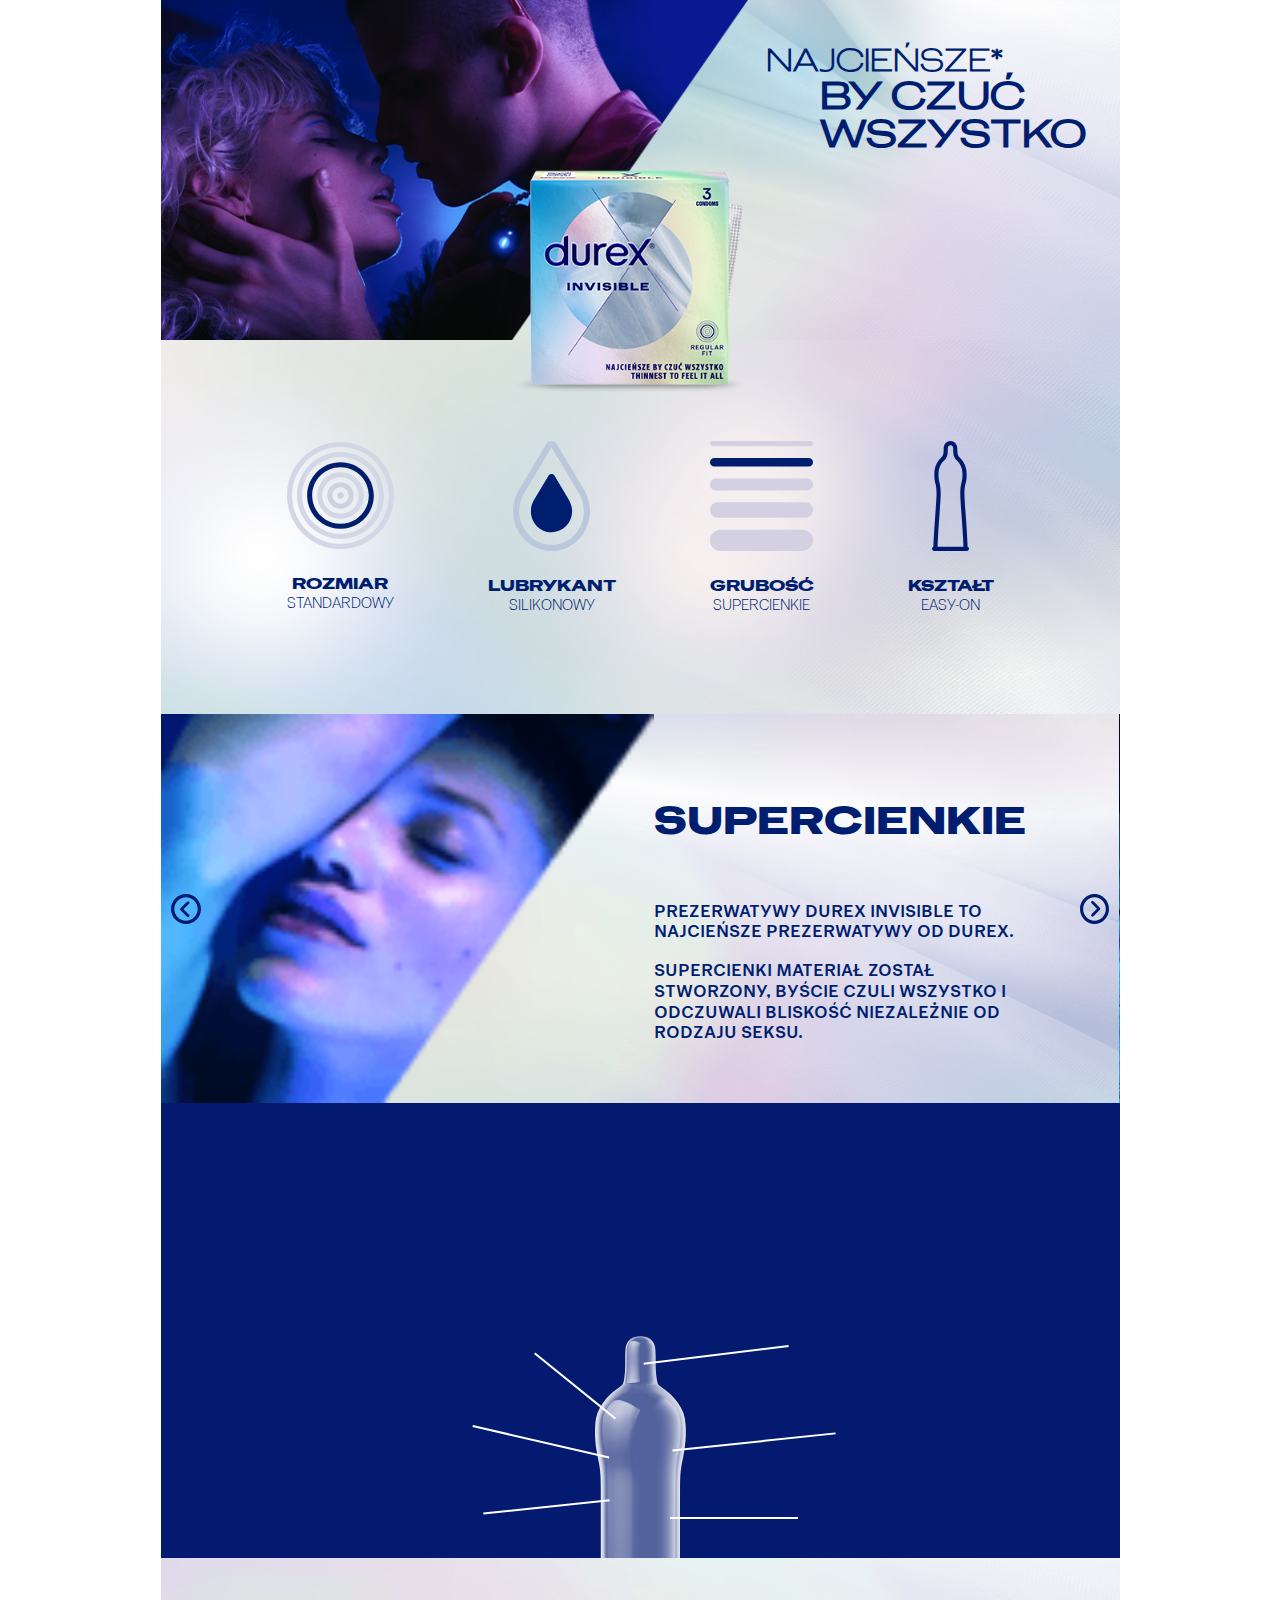
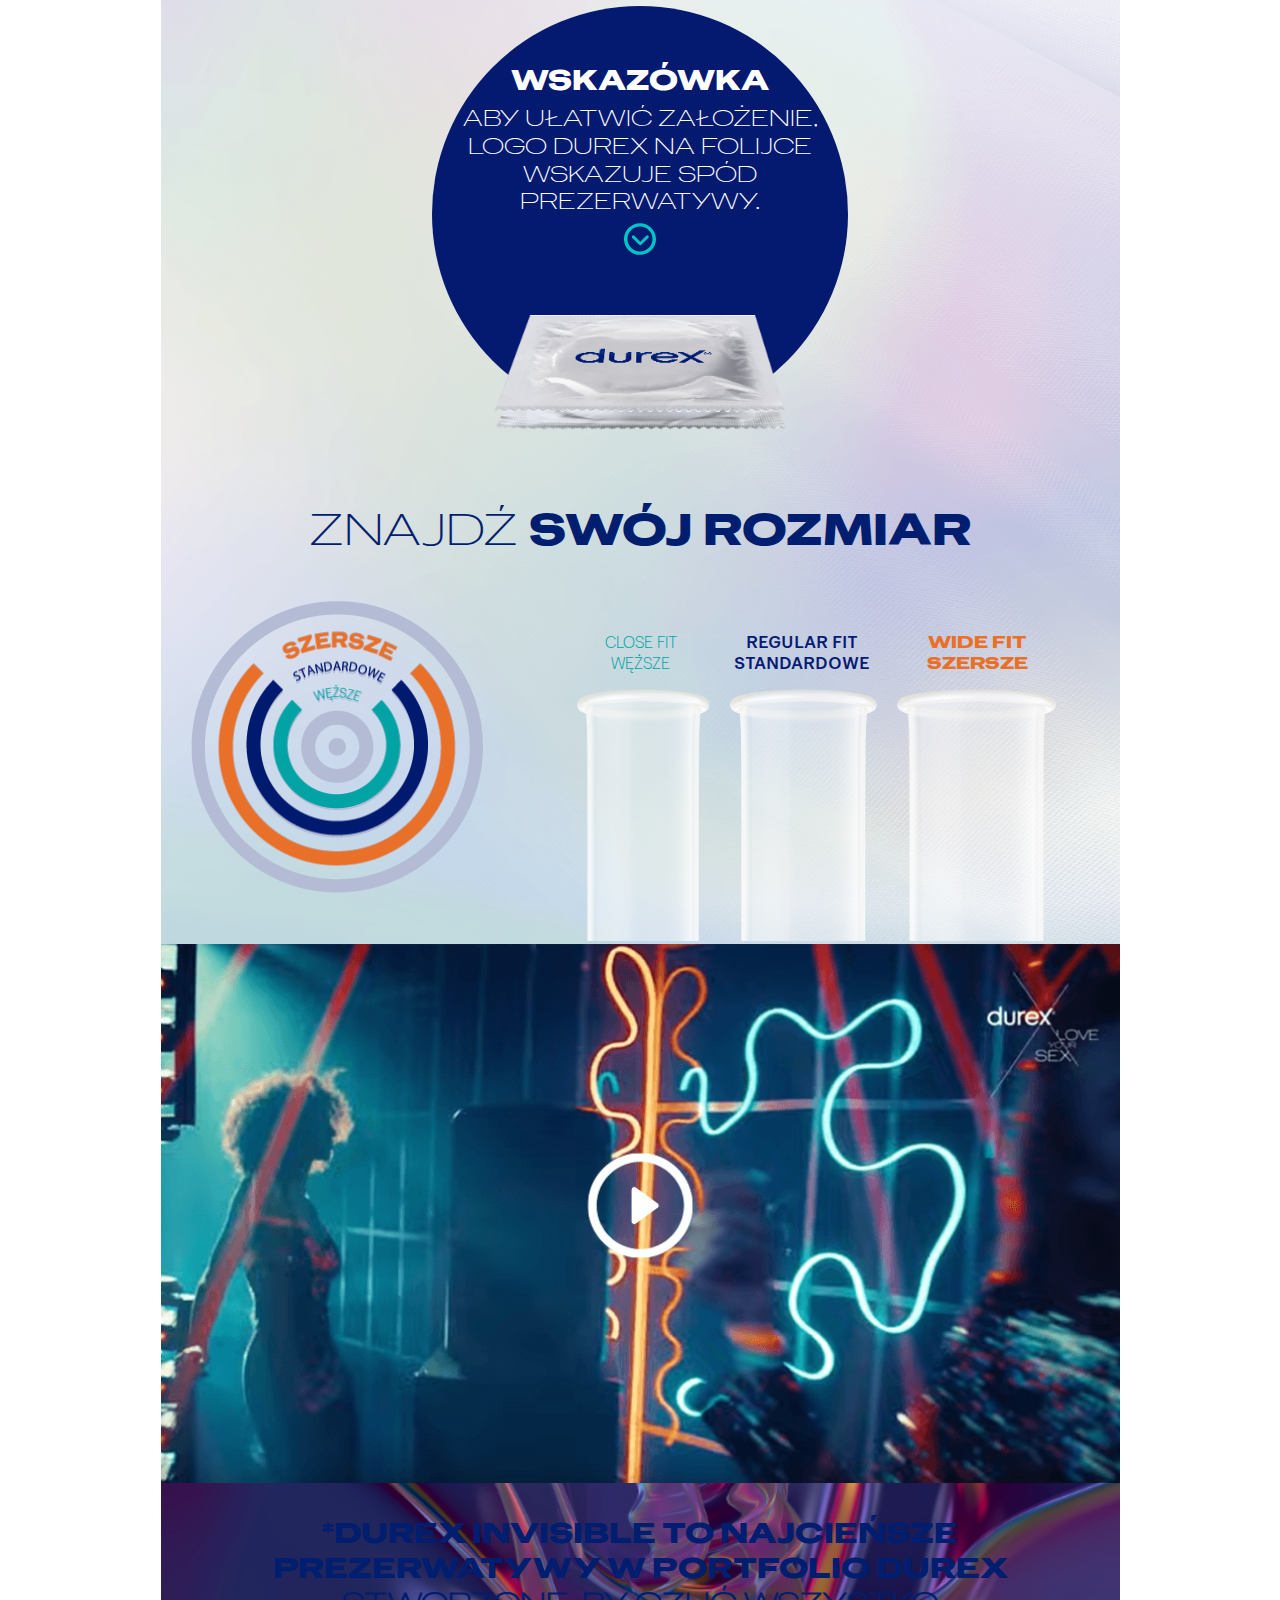
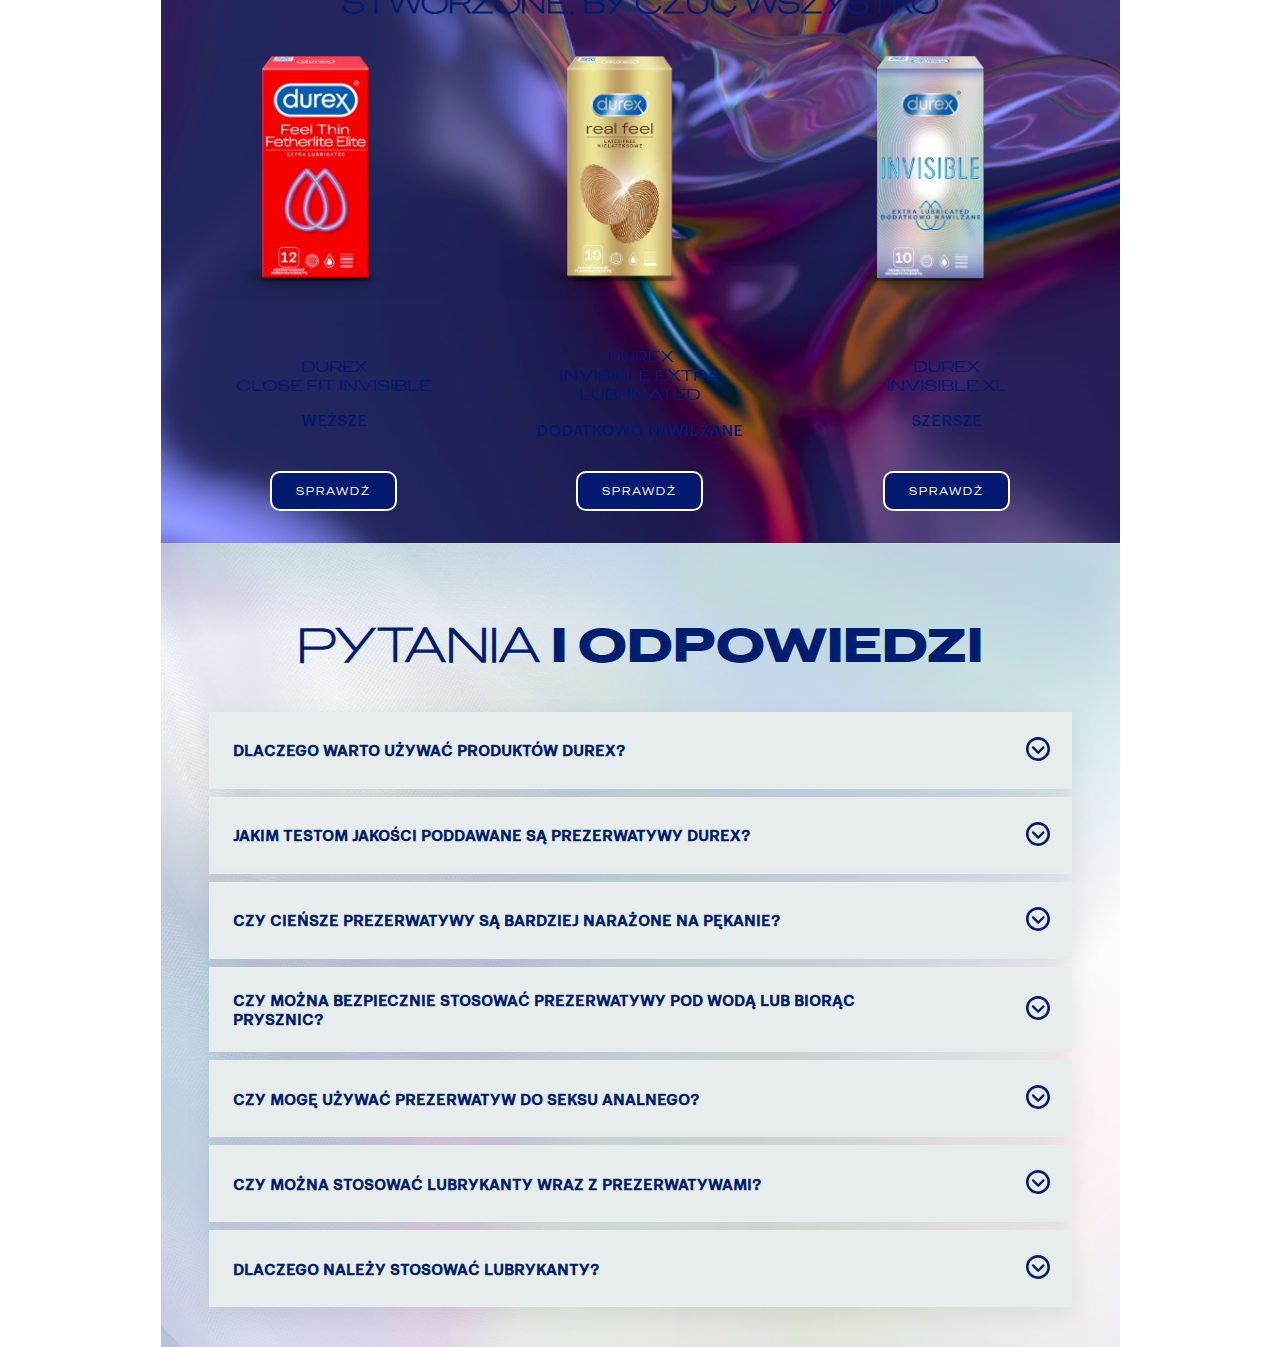
<file: index.html>
<!DOCTYPE html>
<html lang="pl">

<head>
  <meta charset="UTF-8" />
  <meta name="viewport" content="width=device-width, initial-scale=1.0" />
  <title>Durex</title>

  <!-- styles -->
  <link rel="stylesheet" type="text/css" href="/assets/styles/style.css" />
</head>

<body>
  <div class="es-durex" id="es-durex">
    <section class="es-kv">

      <div class="es-kv__container">
        <div class="es-kv__content">

          <h2 class="es-kv__title">

            <span class="es-kv__title--second">najcieńsze*<br />
            </span>
            by czuć wszystko
          </h2>
        </div>
        <div class="es-kv__packshot">
          <img src="/assets/img/packshot.png" alt="" class="es-kv__img es-kv__img-packshot" />
          <img src="/assets/img/durex.png" alt="" class="es-kv__img es-kv__img-durex" />
        </div>
      </div>
      <div class="es-kv__photo">
        <img src="/assets/img/photo.png" alt="" class="es-kv__img es-kv__img-photo" />
      </div>
    </section>

    <section class="es-features">
      <div class="es-features__container">
        <div class="es-features__feature es-feature">
          <div class="es-feature__icon">
            <img src="./assets/img/icon-1.svg" alt="" class="es-feature__img" />
          </div>
          <p class="es-feature__text"><strong class="es-feature__text--bold">rozmiar</strong> standardowy</p>
        </div>
        <div class="es-features__feature">
          <div class="es-feature__icon">
            <img src="./assets/img/icon-2.svg" alt="" class="es-feature__img" />
          </div>
          <p class="es-feature__text"><strong class="es-feature__text--bold">lubrykant</strong> silikonowy</p>
        </div>
        <div class="es-features__feature">
          <div class="es-feature__icon">
            <img src="./assets/img/icon-3.svg" alt="" class="es-feature__img" />
          </div>
          <p class="es-feature__text"><strong class="es-feature__text--bold">grubość</strong> supercienkie</p>
        </div>
        <div class="es-features__feature">
          <div class="es-feature__icon">
            <img src="./assets/img/icon-4.svg" alt="" class="es-feature__img" />
          </div>
          <p class="es-feature__text"><strong class="es-feature__text--bold">kształt</strong> easy-on</p>
        </div>

      </div>
    </section>

    <section class="es-slider">
      <div class="es-carousel-container">
        <div class="es-carousel">
          <div class="es-slide">
            <img class="es-slide__img" src="/assets/img/slide-1.png" alt="Slide 1">
            <div class="es-slide__container">
              <p class="es-slide__title">Supercienkie</p>
              <div class="es-slide__text-container">
                <p class="es-slide__text">Prezerwatywy durex invisible to najcieńsze prezerwatywy od durex.</p>
                <p class="es-slide__text">Supercienki materiał został stworzony, byście czuli wszystko i odczuwali
                  bliskość niezależnie od rodzaju seksu.</p>
              </div>
            </div>

          </div>
          <div class="es-slide">
            <img class="es-slide__img" src="/assets/img/slide-2.png" alt="Slide 2">
            <div class="es-slide__container">
              <p class="es-slide__title">Wysokiej jakości</p>
              <div class="es-slide__text-container">
                <p class="es-slide__text">Każda z prezerwatyw jest w 100% testowana elektronicznie. Każda seria
                  przechodzi 5 testów jakości.</p>

              </div>
            </div>
          </div>
          <div class="es-slide">
            <img class="es-slide__img" src="/assets/img/slide-3.png" alt="Slide 3">
            <div class="es-slide__container">
              <p class="es-slide__title">Numer 1 na świecie*</p>
              <div class="es-slide__text-container">
                <p class="es-slide__text">Durex posiada ponad 90-letnie doświadczenie w zakresie produkcji prezerwatyw.
                  Dlatego nie dziwi fakt, że Durex jest wiodącym producentem prezerwatyw na świecie.</p>
                <p class="es-slide__text--smaller">* na podstawie danych sprzedażowych</p>
              </div>
            </div>
          </div>
        </div>
        <div class="es-carousel-arrows">
          <button class="es-prev-arrow"><img src="/assets/img/arrow.svg"></button>
          <button class="es-next-arrow"><img src="/assets/img/arrow.svg"></button>
        </div>
      </div>
    </section>

    <section class="es-benefits">
      <div class="es-benefits__content">

        <h3 class="es-benefits__title">Aby Twój seks był <span
            class="es-benefits__title--strong">satysfakcjonujący</span></h3>

      </div>

      <div class="es-benefits__container">
        <img src="./assets/img/benefits-condom.png" alt="" class="es-benefits__img">
        <p class="es-benefits__benefit">gładkie</p>
        <div class="es-line es-line--1">&nbsp;</div>
        <p class="es-benefits__benefit">pokryte lubrykantem</p>
        <div class="es-line es-line--2">&nbsp;</div>
        <p class="es-benefits__benefit es-benefits__benefit--3">przyjemniejszy zapach</p>
        <div class="es-line es-line--3">&nbsp;</div>
        <p class="es-benefits__benefit es-benefits__benefit--4">zakończone zbiorniczkiem</p>
        <div class="es-line es-line--4">&nbsp;</div>
        <p class="es-benefits__benefit es-benefits__benefit--5">przezroczyste</p>
        <div class="es-line es-line--5">&nbsp;</div>
        <p class="es-benefits__benefit es-benefits__benefit--6">anatomiczny kształt easy-on</p>
        <div class="es-line es-line--6">&nbsp;</div>
      </div>
    </section>

    <section class="es-info">
      <div class="es-tip">
        <p class="es-tip__title">Wskazówka</p>
        <p class="es-tip__text">Aby ułatwić założenie, logo Durex na folijce wskazuje spód prezerwatywy.</p>

        <svg class="es-tip__arrow" id="Layer_2" data-name="Layer 2" xmlns="http://www.w3.org/2000/svg"
          viewBox="0 0 64.47 64.99">
          <g id="Type">
            <path
              d="m32.23,0C14.43,0,0,14.55,0,32.5s14.43,32.5,32.23,32.5,32.23-14.55,32.23-32.5S50.04,0,32.23,0Zm0,57.97c-13.95,0-25.26-11.4-25.26-25.47S18.28,7.03,32.23,7.03s25.26,11.4,25.26,25.47-11.31,25.47-25.26,25.47Z"
              style="fill: #00c5c7; stroke-width: 0px;" />
            <polyline points="27.83 17.75 42 31.92 27.83 46.09"
              style="fill: none; stroke: #00c5c7; stroke-linecap: round; stroke-linejoin: round; stroke-width: 6px;" />
          </g>
        </svg>
        <div class="es-tip__container">
          <img class="es-tip__img--top" src="/assets/img/top.png">
          <img class="es-tip__img--bottom" src="/assets/img/bottom.png">
        </div>
      </div>
      <div class="es-info__container">
        <p class="es-info__title">Znajdź <strong class="es-info__title--strong">swój rozmiar</strong></p>
        <div class="es-info__desktop-container">
          <div class="es-info__chart-container">
            <img class="es-info__chart es-info__chart-base" src="/assets/img/circle-base.png">
            <img class="es-info__chart es-info__chart-S" src="/assets/img/circle-3.png">
            <img class="es-info__chart es-info__chart-M" src="/assets/img/circle-4.png">
            <img class="es-info__chart es-info__chart-L" src="/assets/img/circle-5.png">
          </div>
          <div class="es-info__size">
            <div class="es-info__size--top">
              <div class="es-info__close">
                <p class="es-info__text">Close fit</p>
                <p class="es-info__text">węższe</p>
              </div>
              <div class="es-info__regular">
                <p class="es-info__text">regular fit</p>
                <p class="es-info__text">standardowe</p>
              </div>
              <div class="es-info__wide">
                <p class="es-info__text">wide fit</p>
                <p class="es-info__text">szersze</p>
              </div>
            </div>
            <div class="es-info__size--bottom">
              <img class="es-info__img" src="/assets/img/fit.png">
            </div>
          </div>
        </div>
      </div>
    </section>

    <section class="es-video">
      <div class="iframe-container">
        <img src="/assets/img/poster.png" alt="" class="es-poster-image">
        <iframe id="YTplayer" src="https://www.youtube-nocookie.com/embed/92aWiL_wZyg?si=59LoopUym48M3CTk"
          title="YouTube video player" frameborder="0"
          allow="accelerometer; autoplay; clipboard-write; encrypted-media; gyroscope; picture-in-picture; web-share"
          allowfullscreen></iframe>
      </div>
    </section>

    <section class="es-cross">
      <h2 class="es-cross__title"><strong class="es-cross__strong">*Durex invisible to najcieńsze prezerwatywy
          w&nbsp;portfolio durex</strong>Stworzone, by czuć wszystko</h2>
      <div class="es-cross__container">
        <a href="https://www.rossmann.pl/Produkt/Prezerwatywy/Durex-Invisible-Close-Fit-prezerwatywy-dopasowane-3-szt,342724,8447" target="_blank" class="es-cross__product">
          <div class="es-cross__packshot">
            <img src="/assets/img/cross-1.png" alt="" class="es-cross__img" />
          </div>
          <div class="es-cross__text">
            <p class="es-cross__text--top">
              Durex </br>close fit invisible
            </p>
            <p class="es-cross__text--bottom">
              węższe
            </p>
          </div>
          <p class="es-cross__link">Sprawdź</p>
        </a>
        <a href="https://www.rossmann.pl/Produkt/Prezerwatywy/Durex-Invisible-Extra-Lubricated-prezerwatywy-dodatkowo-nawilzane-3-szt,234213,8447" target="_blank" class="es-cross__product">
          <div class="es-cross__packshot">
            <img src="./assets/img/cross-2.png" alt="" class="es-cross__img" />
          </div>
          <div class="es-cross__text">
            <p class="es-cross__text--top">
              Durex </br>invisible extra lubricated
            </p>
            <p class="es-cross__text--bottom">
              dodatkowo nawilżane
            </p>
          </div>
          <p class="es-cross__link">Sprawdź</p>
        </a>
        <a href="https://www.rossmann.pl/Produkt/Prezerwatywy/Durex-Invisible-prezerwatywy-XL-3-szt,342734,8447" target="_blank" class="es-cross__product">
          <div class="es-cross__packshot">
            <img src="./assets/img/cross-3.png" alt="" class="es-cross__img" />
          </div>
          <div class="es-cross__text">
            <p class="es-cross__text--top">
              Durex </br>invisible XL
            </p>
            <p class="es-cross__text--bottom">
              szersze
            </p>
          </div>
          <p class="es-cross__link">Sprawdź</p>
        </a>
      </div>
    </section>

    <section class="es-faq">
      <h2 class="es-faq__title">Pytania<strong class="es-faq__title--strong"> i&nbsp;odpowiedzi</strong></h2>
      <div class="es-faq__container">
        <div class="es-faq__single">
          <div class="es-faq__heading">
            <h5 class="es-faq__question">
              Dlaczego warto używać produktów Durex?
            </h5>
            <button class="es-faq__arrow">
              <img src="../assets/img/arrow.svg" alt="" class="es-faq__img" />
            </button>
          </div>
          <div class="es-faq__content es-faq__content--closed">
            <p class="es-faq__text">
              Posiadamy ponad 80-letnie doświadczenie w zakresie produkcji
              prezerwatyw. Dlatego nie dziwi fakt, że firma Durex jest
              wiodącym producentem prezerwatyw na świecie.
            </p>
            <p class="es-faq__text">
              Wszystkie produkowane przez nas prezerwatywy wykorzystują
              wyłącznie surowce dobrej jakości, a&nbsp;każdy produkt jest
              testowany elektronicznie pod kątem nieszczelności
              i&nbsp;niedoskonałości budowy. Przecieramy również szlaki w
              zakresie innowacyjności.
            </p>
            <p class="es-faq__text">
              Oznacza to, że wszystkie standardowe prezerwatywy Durex należą
              do kategorii „easy on”, czyli oferują łatwe i&nbsp;szybkie
              zakładanie oraz większy komfort użytkowania.
            </p>
          </div>
        </div>
        <div class="es-faq__single">
          <div class="es-faq__heading">
            <h5 class="es-faq__question">
              Jakim testom jakości poddawane są prezerwatywy Durex?
            </h5>
            <button class="es-faq__arrow">
              <img src="../assets/img/arrow.svg" alt="" class="es-faq__img" />
            </button>
          </div>
          <div class="es-faq__content es-faq__content--closed">
            <p class="es-faq__text">
              Każda prezerwatywa firmy Durex jest testowana elektronicznie, co
              gwarantuje jej niezawodność.
            </p>
            <p class="es-faq__text">
              Ponadto losowa próbka prezerwatyw z każdej partii przechodzi
              bardziej rygorystyczne testy jakości.
            </p>
            <p class="es-faq__text">
              Po wykonaniu pomiarów grubości i&nbsp;długości, próbki
              przechodzą test nadmuchiwania powietrzem w celu sprawdzenia
              wytrzymałości na pękanie i elastyczności produktu (prezerwatywa
              Durex może z&nbsp;reguły przyjąć 40 litrów powietrza bez
              pękania).
            </p>
            <p class="es-faq__text">
              Oprócz tego przeprowadzany jest test przepuszczalności płynów.
            </p>
            <p class="es-faq__text">
              Prezerwatywy z danej próbki są wypełnianie wodą – a następnie
              zostają zawieszone na 1 minutę i&nbsp;toczy się je na bibule, na
              której doskonale widać ewentualne przecieki.
            </p>
            <p class="es-faq__text">
              Każdego miesiąca w zakładach firmy Durex przeprowadza się około
              2 milionów takich testów.
            </p>
            <p class="es-faq__text">
              Jeśli próbka nie przejdzie pomyślnie testu, cała seria zostaje
              wycofana!
            </p>
          </div>
        </div>
        <div class="es-faq__single">
          <div class="es-faq__heading">
            <h5 class="es-faq__question">
              Czy cieńsze prezerwatywy są bardziej narażone na pękanie?
            </h5>
            <button class="es-faq__arrow">
              <img src="../assets/img/arrow.svg" alt="" class="es-faq__img" />
            </button>
          </div>
          <div class="es-faq__content es-faq__content--closed">
            <p class="es-faq__text">
              Nie. Grubość prezerwatywy niekoniecznie musi przekładać się na
              bezpieczeństwo użytkowania.
            </p>
          </div>
        </div>
        <div class="es-faq__single">
          <div class="es-faq__heading">
            <h5 class="es-faq__question">
              Czy można bezpiecznie stosować prezerwatywy pod wodą lub biorąc
              prysznic?
            </h5>
            <button class="es-faq__arrow">
              <img src="../assets/img/arrow.svg" alt="" class="es-faq__img" />
            </button>
          </div>
          <div class="es-faq__content es-faq__content--closed">
            <p class="es-faq__text">
              Nie przeprowadzono żadnych badań mających na celu określenie
              wydajności prezerwatyw podczas ich stosowania w wodzie lub pod
              wodą. W takich okolicznościach może, na przykład, istnieć
              większe ryzyko zsunięcia się prezerwatywy. Choć sól zawarta w
              wodzie nie wywołuje działań niepożądanych w styczności
              z&nbsp;materiałami używanymi do produkcji prezerwatyw, istnieje
              wysokie prawdopodobieństwo, że środki chemiczne stosowane w
              basenach (na przykład chlor i&nbsp;ozon) mogą takie działania
              wywoływać. Obecność olejków do kąpieli i innych substancji
              używanych w wodzie lub pod prysznicem może wywoływać działania
              niepożądane, wpływające na właściwości lateksowego materiału
              wykorzystywanego w produkcji prezerwatyw.
            </p>
          </div>
        </div>
        <div class="es-faq__single">
          <div class="es-faq__heading">
            <h5 class="es-faq__question">
              Czy mogę używać prezerwatyw do seksu analnego?
            </h5>
            <button class="es-faq__arrow">
              <img src="../assets/img/arrow.svg" alt="" class="es-faq__img" />
            </button>
          </div>
          <div class="es-faq__content es-faq__content--closed">
            <p class="es-faq__text">
              Aktualnie nie istnieją żadne określone normy dla produkcji
              prezerwatyw używanych do seksu analnego. Zaleca się jednak, w
              szczególności w przypadku seksu analnego, stosowanie dodatkowych
              lubrykantów opartych na wodzie lub silikonie, które należy
              nakładać na zewnętrzną stronę prezerwatywy po jej założeniu.
              Pomaga to zmniejszyć ryzyko pęknięcia lub zsunięcia się
              prezerwatywy.
            </p>
          </div>
        </div>
        <div class="es-faq__single">
          <div class="es-faq__heading">
            <h5 class="es-faq__question">
              Czy można stosować lubrykanty wraz z prezerwatywami?
            </h5>
            <button class="es-faq__arrow">
              <img src="../assets/img/arrow.svg" alt="" class="es-faq__img" />
            </button>
          </div>
          <div class="es-faq__content es-faq__content--closed">
            <p class="es-faq__text">
              Wszystkie lubrykanty Durex mogą być bezpiecznie stosowane z
              prezerwatywami. Lubrykanty Durex są oparte w większości na
              wodzie, dlatego ich stosowanie wraz z prezerwatywami jest
              całkowicie bezpieczne. Dla prezerwatyw bezpieczny jest również
              silikonowy Żel intymny Durex Perfect Glide dający 3 razy dłuższe
              działanie. Pamiętaj by unikać stosowania lubrykantów na bazie
              substancji oleistych, które mogą uszkodzić prezerwatywę.
            </p>
          </div>
        </div>
        <div class="es-faq__single">
          <div class="es-faq__heading">
            <h5 class="es-faq__question">
              Dlaczego należy stosować lubrykanty?
            </h5>
            <button class="es-faq__arrow">
              <img src="../assets/img/arrow.svg" alt="" class="es-faq__img" />
            </button>
          </div>
          <div class="es-faq__content es-faq__content--closed">
            <p class="es-faq__text">
              Zbyt długo lubrykanty były kojarzone ze środowiskami gejów czy
              kobietami cierpiącymi na nadmierną suchość pochwy.
            </p>
            <p class="es-faq__text">
              Obecnie można zaobserwować rosnącą tendencję do stosowania
              lubrykantów w celu poprawy życia seksualnego.
            </p>
            <p class="es-faq__text">
              Lubrykanty mogą być używane do zwiększania doznań płynących ze
              współżycia, dodania smaczku łóżkowym igraszkom lub po prostu do
              zwiększenia naturalnego poziomu nawilżenia.
            </p>
            <p class="es-faq__text">
              Lubrykanty Durex Play zostały stworzone po to, byście mogli
              czerpać najprzyjemniejsze doświadczenia płynące z seksu!
            </p>
          </div>
        </div>
      </div>
    </section>

  </div>
  <script src="/assets/js/scrollmagic.min.js"></script>
  <script src="/assets/js/animations.min.js"></script>
  <script src="/assets/js/slider.js"></script>
  <script src="/assets/js/open.js"></script>
  <script src="https://www.youtube.com/iframe_api"></script>
  <script src="/assets/js/posterVideo.js"></script>
  <script src="/assets/js/faq.min.js"></script>
</body>

</html>
</file>
<file: assets/styles/style.css>
:root {
  --es-navy-bg: #041a71;
  --es-navy-txt: #001e6f;
  --es-size-thin: #01a3a4;
  --es-size-regular: #051b72;
  --es-size-wide: #e87029;
}
@font-face {
  font-family: "One Night Sans Extended Thin";
  src: url(../fonts/OneNightSans-ExtendedThin.woff) format("woff");
}
@font-face {
  font-family: "One Night Sans Extended";
  src: url(../fonts/OneNightSans-Extended.woff) format("woff");
}
@font-face {
  font-family: "One Night Sans Extended Black";
  src: url(../fonts/OneNightSans-ExtendedBlack.woff) format("woff");
}
@font-face {
  font-family: "One Night Sans Thin";
  src: url(../fonts/OneNightSans-Thin.woff) format("woff");
}
@font-face {
  font-family: "One Night Sans Medium";
  src: url(../fonts/OneNightSans-Medium.woff) format("woff");
}

/*********************************************************************/
/***************************** animations ***************************/
/*********************************************************************/

@-webkit-keyframes rotate {
  0% {
    -webkit-transform: translate(-50%, -50%) rotate(0deg);
    transform: translate(-50%, -50%) rotate(0deg);
  }
  100% {
    -webkit-transform: translate(-10%, -50%) rotate(30deg);
    transform: translate(-10%, -50%) rotate(30deg);
  }
}

@keyframes rotate {
  0% {
    -webkit-transform: translate(-50%, -50%) rotate(0deg);
    transform: translate(-50%, -50%) rotate(0deg);
  }
  100% {
    -webkit-transform: translate(-10%, -50%) rotate(30deg);
    transform: translate(-10%, -50%) rotate(30deg);
  }
}

@-webkit-keyframes point {
  0% {
    -webkit-transform: translateY(-5px);
    transform: translateY(-5px);
  }
  50% {
    -webkit-transform: translateY(5px);
    transform: translateY(5px);
  }
  100% {
    -webkit-transform: translateY(-5px);
    transform: translateY(-5px);
  }
}

@keyframes point {
  0% {
    -webkit-transform: translateY(-5px);
    transform: translateY(-5px);
  }
  50% {
    -webkit-transform: translateY(5px);
    transform: translateY(5px);
  }
  100% {
    -webkit-transform: translateY(-5px);
    transform: translateY(-5px);
  }
}

@-webkit-keyframes point-horizontal {
  0% {
    -webkit-transform: translateX(-5px);
    transform: translateX(-5px);
  }
  50% {
    -webkit-transform: translateX(5px);
    transform: translateX(5px);
  }
  100% {
    -webkit-transform: translateX(-5px);
    transform: translateX(-5px);
  }
}

@keyframes point-horizontal {
  0% {
    -webkit-transform: translateX(-5px);
    transform: translateX(-5px);
  }
  50% {
    -webkit-transform: translateX(5px);
    transform: translateX(5px);
  }
  100% {
    -webkit-transform: translateX(-5px);
    transform: translateX(-5px);
  }
}

@-webkit-keyframes appear {
  from {
    opacity: 0;
  }
  to {
    opacity: 1;
  }
}

@keyframes appear {
  from {
    opacity: 0;
  }
  to {
    opacity: 1;
  }
}

@keyframes pulse-animation {
  0% {
    transform: translate(-50%, -50%) scale(1);
  }
  50% {
    transform: translate(-50%, -50%) scale(1.05);
  }
  100% {
    transform: translate(-50%, -50%) scale(1);
  }
}

/*********************************************************************/
/***************************** main styles ***************************/
/*********************************************************************/

#es-durex.es-durex {
  font-family: "One Night Sans Extended", sans-serif;
  font-size: 16px;
  line-height: 1.2;
  max-width: 959px;
  margin: 0 auto;
  padding: 0;
  overflow: hidden;
  color: var(--es-navy-txt);
  background: #fff;
}

#es-durex.es-durex html,
body,
div,
section {
  margin: 0;
  padding: 0;
}

/***************************** kv styles ***************************/

#es-durex.es-durex .es-kv {
  position: relative;
}

#es-durex.es-durex .es-kv__container {
  background-image: url("../img/bg.png");
  padding: 3rem;
}

#es-durex.es-durex .es-kv__title {
  font-family: "One Night Sans Extended", sans-serif;
  margin: 0;
  padding: 0;
  line-height: inherit;
  font-size: 25px;
  text-transform: uppercase;
  text-align: center;
  line-height: 1;
  color: var(--es-navy-txt);
  margin-bottom: 2rem;
}

#es-durex.es-durex .es-kv__title--second {
  font-family: "One Night Sans Extended Thin", sans-serif;
}

#es-durex.es-durex .es-kv__packshot {
  position: relative;
}

#es-durex.es-durex .es-kv__packshot:hover .es-kv__img-durex {
  -webkit-transform: translate(5%, -47%) rotate(30deg);
  transform: translate(5%, -47%) rotate(30deg);
}

#es-durex.es-durex .es-kv__img {
  max-width: 100%;
  display: block;
  margin: 0 auto;
}

#es-durex.es-durex .es-kv__img-packshot {
  position: relative;
  z-index: 2;
}

#es-durex.es-durex .es-kv__img-durex {
  position: absolute;
  top: 50%;
  left: 55%;
  z-index: 1;
  -webkit-transform: translate(-50%, -50%);
  transform: translate(-50%, -50%);
  -webkit-transition: all 0.6s ease-in-out;
  transition: all 0.6s ease-in-out;
  -webkit-transform-origin: center;
  transform-origin: center;
}

#es-durex.es-durex .es-kv__img-photo {
  width: 100%;
}

@media (min-width: 768px) {
  #es-durex.es-durex .es-kv__container {
    max-width: 100%;
    position: relative;
    z-index: 2;
    background-image: url("../img/kv-desktop.png");
    background-size: cover;
    background-position: center;
    min-height: 340px;
    padding: unset;
  }
  #es-durex.es-durex .es-kv__title {
    font-size: 38px;
    position: absolute;
    top: 11%;
    right: 2%;
    width: 8ch;
    text-align: left;
    margin-bottom: unset;
  }
  #es-durex.es-durex .es-kv__title--second {
    font-size: 30px;
    margin-left: -2ch;
  }
  #es-durex.es-durex .es-kv__packshot {
    position: absolute;
    left: 49%;
    top: 83%;
    transform: translate(-50%, -50%);
  }
  #es-durex.es-durex .es-kv__img {
    max-width: 230px;
  }

  #es-durex.es-durex .es-kv__photo {
    display: none;
  }
}

/***************************** features styles ***************************/
#es-durex.es-durex .es-features {
  padding: 2rem;
  background-image: url("../img/bg.png");
  background-size: cover;
}

#es-durex.es-durex .es-features__feature {
  padding: 16px 0 48px 0;
  opacity: 0;
  -webkit-transform: translateY(16px);
  transform: translateY(16px);
  -webkit-transition: all 0.6s ease-out;
  transition: all 0.6s ease-out;
}
#es-durex.es-durex .es-features__feature.visible {
  opacity: 1;
  -webkit-transform: translateY(0px);
  transform: translateY(0px);
}

#es-durex.es-durex .es-features .es-feature__img {
  max-width: 100%;
  max-height: 80px;
  display: block;
  margin: 0 auto;
  -webkit-transition: -webkit-transform 0.3s ease-in-out;
  transition: -webkit-transform 0.3s ease-in-out;
  transition: transform 0.3s ease-in-out;
  transition: transform 0.3s ease-in-out, -webkit-transform 0.3s ease-in-out;
}

#es-durex.es-durex .es-features .es-feature__img:hover {
  -webkit-transform: scale(1.05);
  transform: scale(1.05);
}

#es-durex.es-durex .es-features .es-feature__text {
  margin: 0;
  padding: 0;
  line-height: inherit;
  margin: 24px 0;
  font-size: clamp(0.875rem, 0.7917rem + 0.3704vw, 1.125rem);
  text-align: center;
  text-transform: uppercase;
  font-family: "One Night Sans Thin";
}

#es-durex.es-durex .es-features .es-feature__text--bold {
  display: block;
  font-family: "One Night Sans Extended Black", sans-serif;
}
@media (min-width: 768px) {
  #es-durex.es-durex .es-features {
    min-height: 310px;
    display: flex;
  }
  #es-durex.es-durex .es-features__container {
    display: -webkit-box;
    display: -ms-flexbox;
    display: flex;
    -webkit-box-pack: space-evenly;
    -ms-flex-pack: space-evenly;
    justify-content: space-evenly;
    -webkit-box-align: end;
    -ms-flex-align: end;
    align-items: center;
    height: 100%;
    width: 100%;
    align-self: center;
  }

  #es-durex.es-durex .es-features__feature {
    padding: unset;
  }
  #es-durex.es-durex .es-features .es-feature__icon {
    display: -webkit-box;
    display: -ms-flexbox;
    display: flex;
    -webkit-box-align: center;
    -ms-flex-align: center;
    align-items: center;
  }
  #es-durex.es-durex .es-features .es-feature__img {
    max-height: 110px;
  }
  #es-durex.es-durex .es-features .es-feature__text {
    margin-bottom: 0;
    font-size: 16px;
  }
}

/***************************** slider styles ***************************/
#es-durex.es-durex .es-slider .es-carousel-container {
  position: relative;
  width: 100%;
}

#es-durex.es-durex .es-slider .es-carousel {
  display: flex;
  overflow: hidden;
  width: 300%;
  transition: transform 0.3s ease-in-out;
}

#es-durex.es-durex .es-slider .es-slide {
  flex: 0 0 33.3333%;
  width: 100vw;
  display: flex;
  flex-direction: column;
  background-image: url(/assets/img/slider-bg.png);
  background-size: cover;
}
#es-durex.es-durex .es-slider .es-slide__img {
  max-width: 100%;
}
#es-durex.es-durex .es-slider .es-slide__container {
  display: flex;
  flex-direction: column;
  justify-content: center;
  padding-inline: 4rem;
}
#es-durex.es-durex .es-slider .es-slide__title {
  font-family: "One Night Sans Extended Black", sans-serif;
  text-transform: uppercase;
  font-size: clamp(1.375rem, 0.9583rem + 1.8519vw, 2.625rem);
}
#es-durex.es-durex .es-slider .es-slide__text {
  font-family: "One Night Sans Medium", sans-serif;
  text-transform: uppercase;
  font-size: clamp(0.875rem, 0.7917rem + 0.3704vw, 1.125rem);
}
#es-durex.es-durex .es-slider .es-slide__text--smaller {
  font-family: "One Night Sans Medium", sans-serif;
  text-transform: uppercase;
  font-size: clamp(0.75rem, 0.6667rem + 0.3704vw, 1rem);
}
#es-durex.es-durex .es-slider .es-carousel-arrows {
  display: flex;
  justify-content: space-between;
  position: absolute;
  top: 50%;
  left: 0;
  right: 0;
  transform: translateY(-50%);
}

#es-durex.es-durex .es-slider .es-prev-arrow,
#es-durex.es-durex .es-slider .es-next-arrow {
  background-color: transparent;
  border: none;
  font-size: 20px;
  padding: 10px;
}
#es-durex.es-durex .es-slider .es-prev-arrow {
  width: 50px;
  height: 50px;
  rotate: 180deg;
}
#es-durex.es-durex .es-slider .es-next-arrow {
  width: 50px;
  height: 50px;
}
#es-durex.es-durex .es-slider .es-prev-arrow:hover,
#es-durex.es-durex .es-slider .es-next-arrow:hover {
  cursor: pointer;
}

@media (min-width: 768px) {
  #es-durex.es-durex .es-slider .es-carousel {
    width: 300%;
  }
  #es-durex.es-durex .es-slider .es-slide {
    flex: 0 0 33.3333%;
    width: 100vw;
    flex-direction: row;
  }

  #es-durex.es-durex .es-slider .es-slide__container {
    padding-inline: 0rem 4rem;
  }
}

/***************************** benefits styles ***************************/

#es-durex.es-durex .es-benefits {
  padding: 45px 16px;
  background-color: var(--es-navy-bg);
}

#es-durex.es-durex .es-benefits__title {
  font-family: "One Night Sans Extended Thin", sans-serif;
  margin: 0;
  padding: 0;
  line-height: inherit;
  color: #fff;
  font-size: clamp(1.375rem, 0.8333rem + 2.4074vw, 3rem);
  text-align: center;
  margin: 16px 0;
  text-transform: uppercase;
  font-weight: 800;
  opacity: 0;
  -webkit-transform: translateX(-16px);
  transform: translateX(-16px);
  -webkit-transition: all 0.3s ease-out;
  transition: all 0.3s ease-out;
}
#es-durex.es-durex .es-benefits__title.visible {
  opacity: 1;
  -webkit-transform: translateX(0px);
  transform: translateX(0px);
}

#es-durex.es-durex .es-benefits__title--strong {
  font-family: "One Night Sans Extended Black", sans-serif;
  display: block;
}

#es-durex.es-durex .es-benefits__container {
  display: flex;
  flex-direction: column;
  align-items: center;
  gap: 1.5rem;
}

#es-durex.es-durex .es-benefits__img {
  max-width: 100%;
  display: block;
  margin: 0 auto;
}
#es-durex.es-durex .es-line {
  display: none;
}

#es-durex.es-durex .es-benefits__benefit {
  font-family: "One Night Sans Extended Black", sans-serif;
  margin: 0;
  padding: 0;
  line-height: inherit;
  font-size: 18px;
  font-weight: 800;
  color: #fff;
  text-transform: uppercase;
  text-align: center;
  opacity: 0;
  -webkit-transform: translateX(16px);
  transform: translateX(16px);
  -webkit-transition: all 0.3s ease-out;
  transition: all 0.3s ease-out;
}

#es-durex.es-durex .es-benefits__benefit.visible {
  opacity: 1;
  -webkit-transform: translateX(0px);
  transform: translateX(0px);
}

@media (min-width: 768px) {
  #es-durex.es-durex .es-benefits {
    padding-bottom: 0;
  }
  #es-durex.es-durex .es-benefits__container {
    position: relative;
    overflow: hidden;
  }
  #es-durex.es-durex .es-benefits__img {
    margin-bottom: -95px;
    margin-top: 50px;
    scale: 1;
    transition: all ease-in-out 200ms;
  }
  #es-durex.es-durex .es-benefits__img:hover {
    scale: 1.05;
  }
  #es-durex.es-durex .es-benefits__benefit {
    position: absolute;
    transform: translate(-50%, 0);
    scale: 1;
    transition: all ease-in-out 300ms;
  }
  #es-durex.es-durex .es-benefits__benefit:hover {
    scale: 1.1;
  }
  #es-durex.es-durex .es-line {
    display: block;
  }
  #es-durex.es-durex .es-benefits__benefit:nth-of-type(1) {
    top: 20%;
    left: 25%;
  }
  .es-line--1 {
    position: absolute;
    width: 71px;
    border-bottom: 2px solid #fff;
    transform: rotate(52deg);
    top: 29%;
    left: 39%;
  }
  #es-durex.es-durex .es-benefits__benefit:nth-of-type(2) {
    top: calc(50% - 1em);
    left: 9%;
    text-align: right;
    width: 11ch;
  }
  .es-line--2 {
    position: absolute;
    width: 93px;
    border-bottom: 2px solid #fff;
    transform: rotate(19deg);
    top: 50%;
    left: 36%;
  }
  #es-durex.es-durex .es-benefits__benefit:nth-of-type(3) {
    top: 77%;
    left: 5%;
    text-align: right;
    width: 14ch;
  }
  .es-line--3 {
    position: absolute;
    width: 63px;
    border-bottom: 2px solid #fff;
    transform: rotate(346deg);
    top: 72%;
    left: 38%;
  }
  #es-durex.es-durex .es-benefits__benefit:nth-of-type(4) {
    top: calc(20% - 1em);
    right: 13%;
    width: 10ch;
    text-align: left;
  }
  .es-line--4 {
    position: absolute;
    width: 90px;
    border-bottom: 2px solid #fff;
    transform: rotate(347deg);
    top: 18%;
    right: 38%;
  }
  #es-durex.es-durex .es-benefits__benefit:nth-of-type(5) {
    top: 49%;
    right: 5%;
  }
  .es-line--5 {
    position: absolute;
    width: 98px;
    border-bottom: 2px solid #fff;
    transform: rotate(348deg);
    top: 50%;
    right: 34%;
  }
  #es-durex.es-durex .es-benefits__benefit:nth-of-type(6) {
    top: 77%;
    right: 3%;
    text-align: left;
    width: 15ch;
  }
  .es-line--6 {
    position: absolute;
    width: 56px;
    border-bottom: 2px solid #fff;
    transform: rotate(0deg);
    top: 74%;
    right: 39%;
  }
}
@media (min-width: 870px) {
  #es-durex.es-durex .es-line--1 {
    width: 104px;
    transform: rotate(39deg);
    top: 30%;
    left: 38%;
  }
  #es-durex.es-durex .es-line--2 {
    width: 140px;
    transform: rotate(13deg);
    top: 50%;
    left: 32%;
  }
  #es-durex.es-durex .es-line--3 {
    width: 127px;
    transform: rotate(354deg);
    top: 74%;
    left: 33%;
  }
  #es-durex.es-durex .es-line--4 {
    width: 146px;
    transform: rotate(353deg);
    top: 18%;
    right: 34%;
  }
  #es-durex.es-durex .es-line--5 {
    width: 164px;
    transform: rotate(354deg);
    top: 50%;
    right: 29%;
  }
  #es-durex.es-durex .es-line--6 {
    width: 128px;
    transform: rotate(0deg);
    top: 78%;
    right: 33%;
  }
}

/***************************** info styles ***************************/

#es-durex.es-durex .es-info {
  background-image: url(/assets/img/fit-bg.png);
  background-size: 100% 100%;
  padding-top: 3rem;
}

#es-durex.es-durex .es-tip {
  display: flex;
  flex-direction: column;
  align-items: center;
  text-align: center;
  text-transform: uppercase;
  color: #fff;
  background-color: var(--es-navy-bg);
  width: 80vw;
  height: 80vw;
  max-width: 400px;
  max-height: 400px;
  border-radius: 50%;
  position: relative;
  left: 50%;
  transform: translate(-50%, 0);
  padding: 0.5rem;
}
#es-durex.es-durex .es-tip__title {
  font-family: "One Night Sans Extended Black";
  font-size: clamp(1.25rem, 1.0417rem + 0.9259vw, 1.875rem);
  margin: 0;
  margin-top: 2rem;
}
#es-durex.es-durex .es-tip__text {
  font-family: "One Night Sans Extended Thin";
  font-size: clamp(1.125rem, 1rem + 0.5556vw, 1.5rem);
  padding-inline: 1rem;
  margin-block: 0.5rem;
}
#es-durex.es-durex .es-tip__arrow {
  rotate: 90deg;
  width: 32px;
  height: 32px;
}
#es-durex.es-durex .es-tip__container {
  display: flex;
  flex-direction: column;
  align-items: center;
  position: absolute;
  left: 50%;
  bottom: -12%;
  transform: translate(-50%, 0);
  width: 70%;
}
#es-durex.es-durex .es-tip__container img {
  max-width: 100%;
}
#es-durex.es-durex .es-tip__img--top {
  margin-bottom: -96px;
  transition: margin-bottom 0.5s ease;
  z-index: 1;
}
#es-durex.es-durex .es-info__container {
  text-align: center;
  margin-top: 7rem;
}
#es-durex.es-durex .es-info__title {
  font-family: "One Night Sans Extended Thin";
  font-size: clamp(1.375rem, 0.8333rem + 2.4074vw, 3rem);
  text-transform: uppercase;
  padding-inline: 2rem;
}
#es-durex.es-durex .es-info__title--strong {
  font-family: "One Night Sans Extended Black";
}

#es-durex.es-durex .es-info__chart-container {
  position: relative;
}

#es-durex.es-durex .es-info__chart-S {
  display: block;
  position: absolute;
  top: 50%;
  left: 50%;
  transform: translate(-50%, -50%);
  animation: pulse-animation 2s;
  animation-delay: calc(2s * 0);
}

#es-durex.es-durex .es-info__chart-M {
  display: block;
  position: absolute;
  top: 50%;
  left: 50%;
  transform: translate(-50%, -50%);
  animation: pulse-animation 2s;
  animation-delay: calc(2s * 1);
}
#es-durex.es-durex .es-info__chart-L {
  display: block;
  position: absolute;
  top: 50%;
  left: 50%;
  transform: translate(-50%, -50%);
  animation: pulse-animation 2s;
  animation-delay: calc(2s * 2);
}

#es-durex.es-durex .es-info__size {
  display: flex;
  flex-direction: column;
  gap: 1rem;
  padding: 2rem 2rem 0 2rem;
  margin-bottom: 0;
}
#es-durex.es-durex .es-info__size--top {
  display: flex;
  width: 100%;
  justify-content: space-around;
}

#es-durex.es-durex .es-info__text {
  text-transform: uppercase;
  font-size: clamp(0.875rem, 0.7917rem + 0.3704vw, 1.125rem);
  text-align: center;
  margin: 0;
}
#es-durex.es-durex .es-info__close {
  font-family: "One Night Sans Thin";
  color: var(--es-size-thin);
}
#es-durex.es-durex .es-info__regular {
  font-family: "One Night Sans Medium";
  color: var(--es-size-regular);
}
#es-durex.es-durex .es-info__wide {
  font-family: "One Night Sans Extended Black";
  color: var(--es-size-wide);
}
#es-durex.es-durex .es-info__img {
  max-width: 100%;
}

@media (min-width: 768px) {
  #es-durex.es-durex .es-tip__title {
    margin-top: 3rem;
  }
  #es-durex.es-durex .es-tip__container {
    bottom: -2%;
  }
  #es-durex.es-durex .es-info__container {
    margin-top: 5rem;
  }
  #es-durex.es-durex .es-info__desktop-container {
    display: flex;
    flex-direction: row;
    justify-content: space-around;
  }
  #es-durex.es-durex .es-info__chart-container {
    margin-top: -50px;
  }
  #es-durex.es-durex .es-info__chart-base {
    margin-top: 30px;
  }
}

@media (min-width: 792px) {
  #es-durex.es-durex .es-info__chart-base {
    margin-top: 37px;
  }
}

@media (min-width: 820px) {
  #es-durex.es-durex .es-info__chart-base {
    margin-top: 43px;
  }
}

@media (min-width: 870px) {
  #es-durex.es-durex .es-info__chart-base {
    margin-top: 52px;
  }
}
/***************************** video styles ***************************/
#es-durex.es-durex .es-video__content {
  width: 100vw;
  height: auto;
}
#es-durex.es-durex .es-video__wrapper {
  position: relative;
  width: 100%;
}
#es-durex.es-durex .iframe-container {
  position: relative;
  width: 100%;
  height: 0;
  padding-bottom: 56.25%;
}
#es-durex.es-durex .es-poster-image {
  position: absolute;
  top: 0;
  left: 0;
  width: 100%;
  height: 100%;
  object-fit: cover;
}
#es-durex.es-durex #YTplayer {
  position: absolute;
  top: 0;
  left: 0;
  width: 100%;
  height: 100%;
  border: none;
  display: none;
}

/****************************** cross styles ***************************/
#es-durex.es-durex .es-cross {
  text-align: center;
  background-image: url(/assets/img/cross-bg.png);
  background-size: cover;
  background-position: center;
  padding: 2rem;
}

#es-durex.es-durex .es-cross__title {
  margin: 0;
  padding: 0;
  line-height: inherit;
  font-size: clamp(1.375rem, 1.2083rem + 0.7407vw, 1.875rem);
  text-align: center;
  text-transform: uppercase;
  font-family: "One Night Sans Extended Thin";
}

#es-durex.es-durex .es-cross__strong {
  display: block;
  font-family: "One Night Sans Extended Black";
}
#es-durex.es-durex .es-cross__container {
  display: flex;
  flex-direction: column;
  gap: 1.5rem;
  margin-top: 1.5rem;
}
#es-durex.es-durex .es-cross__product {
  display: flex;
  flex-direction: column;
  align-items: center;
  text-decoration: none;
}

#es-durex.es-durex .es-cross__img {
  max-width: 100%;
  display: block;
  margin: 0 auto 0 -16px;
  -webkit-transition: -webkit-transform 0.3s ease-in-out;
  transition: -webkit-transform 0.3s ease-in-out;
  transition: transform 0.3s ease-in-out;
  transition: transform 0.3s ease-in-out, -webkit-transform 0.3s ease-in-out;
}

#es-durex.es-durex .es-cross__img:hover {
  -webkit-transform: scale(1.02);
  transform: scale(1.02);
}

#es-durex.es-durex .es-cross__text {
  margin: 0;
  padding: 0;
  line-height: inherit;
  margin-block: 16px;
  font-size: 16px;
  text-align: center;
  color: var(--es-navy-bg);
  font-family: "One Night Sans Extended";
  text-transform: uppercase;
}

#es-durex.es-durex .es-cross__text--bottom {
  font-family: "One Night Sans Medium";
  text-transform: uppercase;
}

#es-durex.es-durex .es-cross__link {
  margin: 0;
  background-color: var(--es-navy-bg);
  padding: 12px 24px;
  text-decoration: none;
  color: #fff;
  font-size: 10px;
  letter-spacing: 2px;
  line-height: 1.2;
  text-transform: uppercase;
  border: none;
  border-radius: 10px;
  -webkit-transition: all 0.2s ease-in-out;
  transition: all 0.2s ease-in-out;
  border: 2px solid #fff;
}

#es-durex.es-durex .es-cross__link:hover {
  background-color: #005baa;
}

@media (min-width: 768px) {
  #es-durex.es-durex .es-cross__container {
    flex-direction: row;
  }
  #es-durex.es-durex .es-cross__product {
    flex-basis: 33%;
    justify-content: space-between;
  }
}

/***************************** FAQ styles ***************************/

#es-durex.es-durex .es-faq {
  padding: 2rem;
  background-image: url(/assets/img/faq-bg.png);
  background-size: cover;
  background-position: center;
}

#es-durex.es-durex .es-faq__title {
  text-align: center;
  font-family: "One Night Sans Extended Thin";
  font-size: clamp(1.375rem, 0.8333rem + 2.4074vw, 3rem);
  text-transform: uppercase;
}
#es-durex.es-durex .es-faq__title--strong {
  font-family: "One Night Sans Extended Black";
}

#es-durex.es-durex .es-faq__container {
  padding: 0 16px;
  position: relative;
  z-index: 2;
}

#es-durex.es-durex .es-faq__single {
  font-family: "One Night Sans Medium";
  background: #e7eced;
  position: relative;
  margin: 8px 0;
  padding: 16px;
  border: none;
  -webkit-box-shadow: 0px 8px 24px rgba(0, 0, 0, 0.08);
  box-shadow: 0px 8px 24px rgba(0, 0, 0, 0.08);
}

#es-durex.es-durex .es-faq__heading {
  display: -webkit-box;
  display: -ms-flexbox;
  display: flex;
  -webkit-box-pack: justify;
  -ms-flex-pack: justify;
  justify-content: space-between;
  -webkit-box-align: center;
  -ms-flex-align: center;
  align-items: center;
  cursor: pointer;
}

#es-durex.es-durex .es-faq__question {
  margin: 0;
  padding: 0;
  line-height: 1.2;
  font-size: clamp(0.8125rem, 0.75rem + 0.2778vw, 1rem);
  max-width: 83.33333%;
  text-transform: uppercase;
}

#es-durex.es-durex .es-faq__arrow {
  border: none;
  background: none;
  cursor: pointer;
  outline: #005baa;
  -webkit-transition: all 0.1s ease-in-out;
  transition: all 0.1s ease-in-out;
}
#es-durex.es-durex .es-faq__arrow img {
  width: 24px;
  height: 24px;
  rotate: 90deg;
}

#es-durex.es-durex .es-faq__arrow--open {
  -webkit-transform: rotate(180deg);
  transform: rotate(180deg);
}

#es-durex.es-durex .es-faq__content {
  height: 0;
  opacity: 0;
  overflow: hidden;
  -webkit-transition: all 0.2s ease-in-out;
  transition: all 0.2s ease-in-out;
}

#es-durex.es-durex .es-faq__content--open {
  margin-top: 16px;
  height: 100%;
  opacity: 1;
  -webkit-transition: all 0.2s ease-in-out;
  transition: all 0.2s ease-in-out;
}

#es-durex.es-durex .es-faq__text {
  margin: 0 0 16px 0;
  padding: 0;
  line-height: 1.25;
  font-size: 14px;
  font-weight: 200;
}

@media screen and (min-width: 768px) {
  #es-durex.es-durex .es-faq__title {
    font-size: 48px;
  }
  #es-durex.es-durex .es-faq__single {
    padding: 24px 16px 24px 24px;
  }
}
</file>
